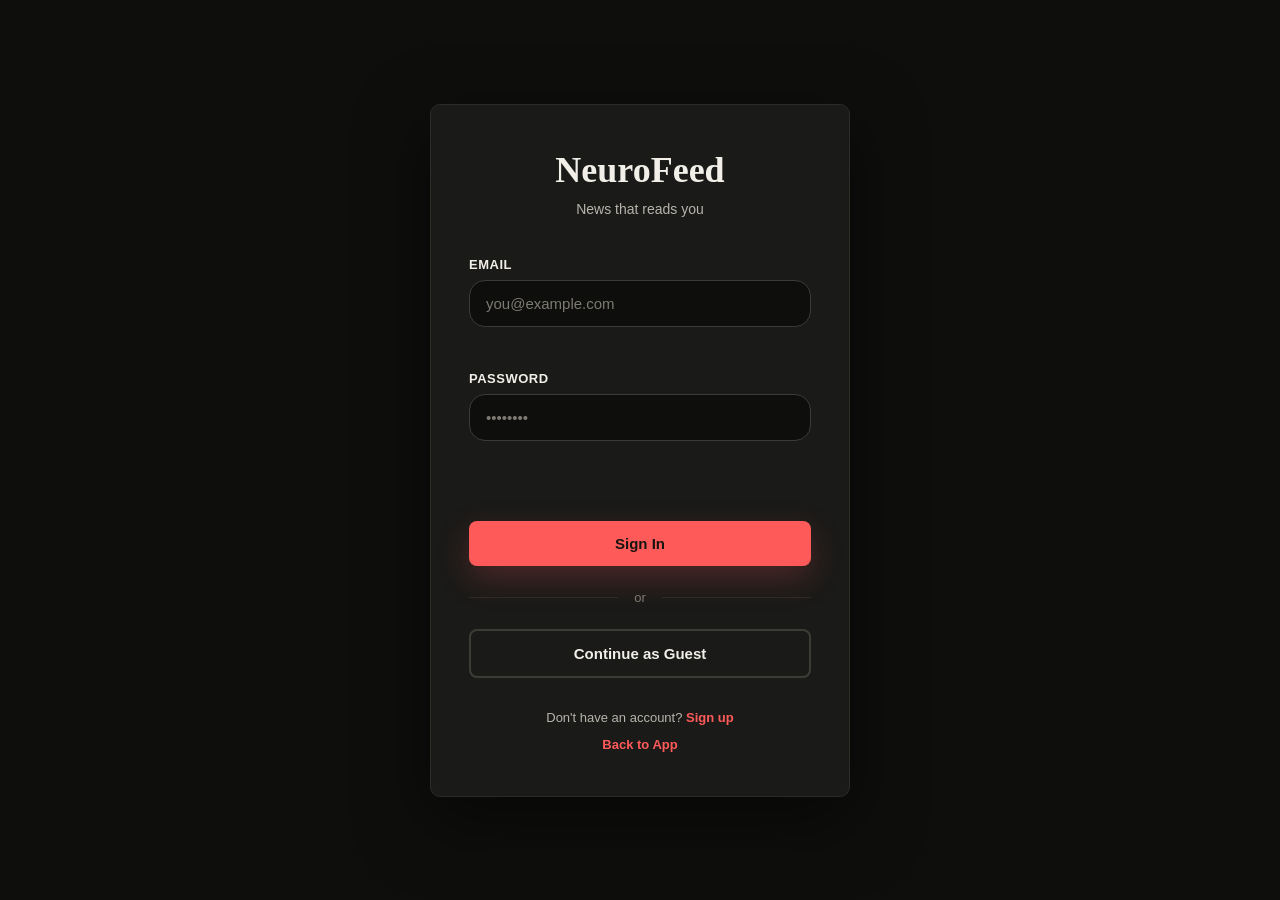
<file: final/frontend/index.html>
<!doctype html>
<html lang="en">
  <head>
    <meta charset="UTF-8" />
    <meta name="viewport" content="width=device-width, initial-scale=1.0" />
    <meta name="theme-color" content="#0e0e0d" />
    <title>NeuroFeed</title>
    <link rel="preconnect" href="https://fonts.googleapis.com" />
    <link rel="preconnect" href="https://fonts.gstatic.com" crossorigin />
    <link href="https://fonts.googleapis.com/css2?family=Source+Serif+4:opsz,wght@8..60,400;8..60,600;8..60,700;8..60,900&family=Source+Sans+3:wght@400;500;600;700&display=swap" rel="stylesheet" />
    <link rel="stylesheet" href="styles.css" />
  </head>
  <body>
    <div class="app-layout">
    <!-- SIDEBAR — category quick-links, only relevant once the feed is open -->
    <aside class="sidebar hidden" id="sidebar">
      <div class="sidebar-brand">NeuroFeed</div>
      <nav class="sidebar-nav" id="sidebarCategories"></nav>
    </aside>
    <main class="shell">

      <!-- ░░ ONBOARDING ░░ -->
      <section class="panel onboarding" id="onboarding">
        <div class="ob-hero">
          <p class="ob-kicker">NeuroFeed</p>
          <h1>News that reads <em>you</em>.</h1>
          <p class="lede">Your feed adapts after every article you read — shaped quietly by attention, mood, time of day and location.</p>
        </div>

        <form id="onboardForm" class="form">
          <div class="form-section-label">Identity</div>
          <label>
            User ID
            <input name="user_id" placeholder="Leave blank to auto-generate" list="userOptions" />
            <datalist id="userOptions"></datalist>
          </label>

          <div class="form-section-label">Interests</div>
          <div id="interestOptions" class="checkbox-grid"></div>

          <div class="form-section-label">Context</div>
          <div class="grid-2">
            <label>
              Mood
              <input name="mood" placeholder="focused, curious…" value="curious" />
            </label>
            <label>
              Minutes available
              <input name="time_available" type="number" value="12" min="1" max="120" />
            </label>
          </div>
          <div class="grid-2">
            <label>
              Time of day
              <select name="time_of_day">
                <option>morning</option>
                <option>afternoon</option>
                <option>evening</option>
                <option>late_night</option>
              </select>
            </label>
            <label>
              Location
              <input name="location" value="India" />
            </label>
          </div>

          <div class="form-section-label">Tuning</div>
          <label>
            Exploration preference
            <div class="slider-row">
              <span class="slider-lo">Focused</span>
              <input name="exploration_preference" type="range" min="0" max="1" step="0.05" value="0.25" />
              <span class="slider-hi">Exploratory</span>
            </div>
          </label>
          <label>
            Sample click category
            <input name="sample_click" placeholder="technology" value="technology" />
          </label>

          <button type="submit" class="btn-primary btn-lg">Open my feed →</button>
        </form>
      </section>

      <!-- ░░ FEED ░░ -->
      <section class="feed hidden" id="feed">

        <!-- MASTHEAD -->
        <header class="masthead">
          <div class="masthead-row">
            <span class="wordmark">NeuroFeed</span>
            <div class="user-menu" id="userMenu">
              <button class="btn-user" id="userMenuBtn" type="button">
                <span id="userEmail">User</span>
              </button>
              <div class="menu-dropdown" id="menuDropdown" style="display: none;">
                <a href="#" id="meLink" class="menu-item">Me</a>
                <a href="#" id="settingsLink" class="menu-item">Settings</a>
                <a href="#" id="logoutLink" class="menu-item">Logout</a>
              </div>
            </div>
          </div>
          <div class="masthead-rule"></div>
        </header>

        <!-- MOOD BAR — tunes recommendations to how the user feels right now -->
        <section class="mood-bar">
          <span class="mood-bar-label">Feeling</span>
          <div class="mood-chips" id="moodChips"></div>
          <span class="mood-tuned hidden" id="moodTuned"></span>
        </section>

        <!-- LIVE NEWS — real articles via NewsAPI.org, opens the original source -->
        <section class="live-news-section hidden" id="liveNewsSection">
          <div class="live-news-head">
            <span class="live-dot small"></span>
            <h2>Live News</h2>
          </div>
          <div class="live-news-row" id="liveNewsRow"></div>
        </section>

        <!-- TRENDING NOW -->
        <section class="trending-section hidden" id="trendingSection">
          <div class="trending-head">
            <h2>Trending Now</h2>
          </div>
          <div class="trending-row" id="trendingRow"></div>
        </section>

        <!-- HERO ARTICLE — immersive full-bleed card: headline/excerpt/stats
             overlaid on the image via a bottom scrim, actions in a solid
             footer strip below (buttons need real contrast, not a busy
             gradient background). -->
        <article class="hero-article" id="card">
          <div class="hero-visual" id="heroVisual">
            <div class="hero-scrim"></div>
            <span class="live-badge"><span class="live-dot"></span>LIVE</span>
            <span class="hero-cat-watermark" id="heroWatermark">News</span>

            <div class="hero-overlay">
              <span id="category" class="hero-badge">Category</span>
              <h1 id="headline">Ready when you are.</h1>

              <div class="byline-row">
                <span class="byline">NEUROFEED DESK</span>
                <span class="byline-sep">·</span>
                <span id="readTimer" class="byline-timer">just now</span>
              </div>

              <p id="abstract">Open your feed to get your first recommendation.</p>

              <div class="hero-stats" id="heroStats">
                <span class="hero-stat"><span class="hero-stat-icon">⏱</span><span id="statReadTime">– min read</span></span>
                <span class="hero-stat"><span class="hero-stat-icon">🎯</span><span id="statMatch">– match</span></span>
                <span class="hero-stat hero-stat-trending hidden" id="statTrending"><span class="hero-stat-icon">🔥</span>Trending</span>
              </div>
            </div>
          </div>

          <div class="hero-footer">
            <a id="url" href="#" target="_blank" rel="noreferrer" class="read-link hidden">Read full article ↗</a>

            <!-- Inline poll — appears after a while if attention drops -->
            <div id="pollPrompt" class="poll hidden">
              <p>Still with <strong>&ldquo;<span id="pollArticleName">this article</span>&rdquo;</strong>?</p>
              <div class="poll-btns">
                <button id="pollYes" class="btn-ghost">Yes</button>
                <button id="pollNo" class="btn-ghost">No</button>
              </div>
            </div>

            <div class="actions-row">
              <button id="skipBtn" class="action-link" title="Shortcut: D">Not interested <kbd>D</kbd></button>
              <span class="action-sep">·</span>
              <button id="likeBtn" class="action-link action-like" title="Shortcut: L">Useful <kbd>L</kbd></button>
              <span class="action-sep">·</span>
              <button id="nextBtn" class="action-link" title="Shortcut: N">Next article → <kbd>N</kbd></button>
            </div>
          </div>
        </article>

        <!-- LIVE UPDATES -->
        <section class="updates-section">
          <div class="updates-head">
            <span class="live-dot small"></span>
            <h2>Live Updates</h2>
          </div>
          <ol id="queueList" class="updates-list"></ol>
        </section>

      </section>

      <!-- Thin top-edge progress bar while a new batch of recommendations loads -->
      <div class="loading-bar" id="loadingBar"></div>

      <!-- Toasts (like/dislike confirmation, settings saved, errors) -->
      <div class="toast-stack" id="toastStack" role="status" aria-live="polite"></div>

      <!-- SETTINGS DRAWER -->
      <div class="settings-overlay hidden" id="settingsOverlay"></div>
      <aside class="settings-panel hidden" id="settingsPanel">
        <div class="settings-head">
          <h3>Settings</h3>
          <button class="settings-close" id="settingsClose" type="button" aria-label="Close settings">&times;</button>
        </div>
        <div class="settings-body">
          <div class="form-section-label">Interests</div>
          <div id="settingsInterestOptions" class="checkbox-grid"></div>

          <div class="form-section-label">Context</div>
          <label>
            Mood
            <input id="settingsMood" type="text" placeholder="curious, focused…" />
          </label>
          <label>
            Location
            <input id="settingsLocation" type="text" placeholder="India" />
          </label>

          <div class="form-section-label">Tuning</div>
          <label>
            Exploration preference
            <div class="slider-row">
              <span class="slider-lo">Focused</span>
              <input id="settingsExploration" type="range" min="0" max="1" step="0.05" value="0.25" />
              <span class="slider-hi">Exploratory</span>
            </div>
          </label>

          <div class="form-section-label">Privacy</div>
          <label class="toggle-row">
            <span>Attention tracking (camera)</span>
            <input id="settingsAttentionToggle" type="checkbox" class="toggle-input" />
          </label>
          <p class="settings-hint">Uses your webcam locally to gauge reading attention — nothing is recorded or uploaded, only a live score feeds your recommendations.</p>

          <button id="settingsSave" class="btn-primary btn-lg" type="button">Save settings</button>
        </div>
      </aside>

      <!-- ME PANEL — profile & stats, pulled from /user + /memory/summary -->
      <div class="settings-overlay hidden" id="meOverlay"></div>
      <aside class="settings-panel hidden" id="mePanel">
        <div class="settings-head">
          <h3>Me</h3>
          <button class="settings-close" id="meClose" type="button" aria-label="Close profile">&times;</button>
        </div>
        <div class="settings-body me-body" id="meBody">
          <p class="me-loading">Loading your profile…</p>
        </div>
      </aside>

    </main>
    </div>

    <script src="config.js"></script>
    <script src="app.js"></script>
  </body>
</html>
</file>
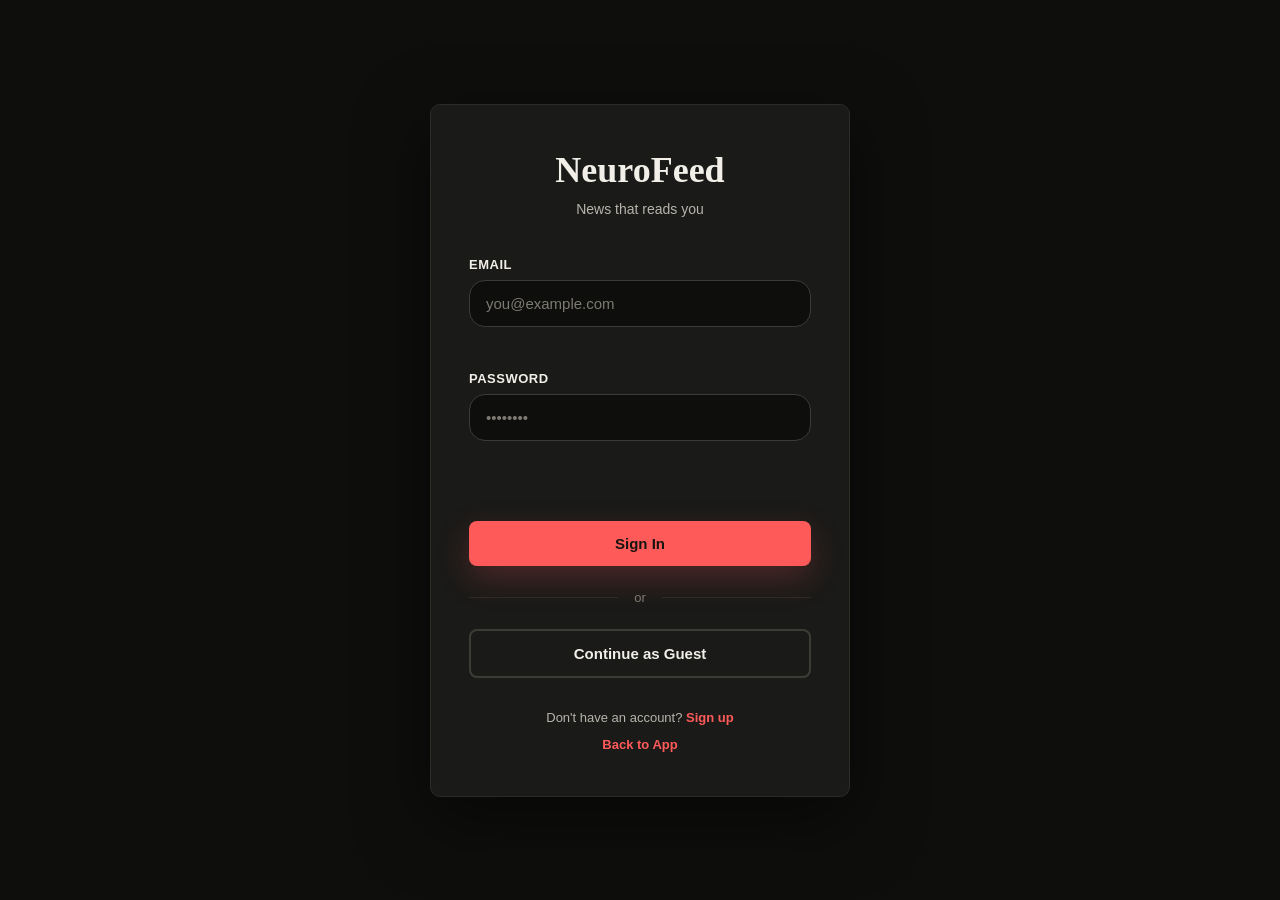
<file: final/frontend/login.html>
<!DOCTYPE html>
<html lang="en">
<head>
    <meta charset="UTF-8">
    <meta name="viewport" content="width=device-width, initial-scale=1.0">
    <meta name="theme-color" content="#0e0e0d">
    <title>Login - NeuroFeed</title>
    <link rel="stylesheet" href="auth.css">
</head>
<body>
    <div class="auth-container">
        <div class="auth-card">
            <!-- Logo/Title -->
            <div class="auth-header">
                <h1 class="logo">NeuroFeed</h1>
                <p class="tagline">News that reads you</p>
            </div>

            <!-- Login Form -->
            <form id="loginForm" class="auth-form">
                <div class="form-group">
                    <label for="email">Email</label>
                    <input 
                        type="email" 
                        id="email" 
                        name="email" 
                        placeholder="you@example.com"
                        required
                    >
                    <span class="error-message" id="emailError"></span>
                </div>

                <div class="form-group">
                    <label for="password">Password</label>
                    <input 
                        type="password" 
                        id="password" 
                        name="password" 
                        placeholder="••••••••"
                        required
                    >
                    <span class="error-message" id="passwordError"></span>
                </div>

                <!-- General Error Message -->
                <div class="error-message" id="generalError"></div>

                <!-- Loading State -->
                <button 
                    type="submit" 
                    id="loginBtn" 
                    class="btn btn-primary btn-large"
                >
                    <span class="btn-text">Sign In</span>
                    <span class="btn-loader"></span>
                </button>
            </form>

            <!-- Divider -->
            <div class="divider">
                <span>or</span>
            </div>

            <!-- Continue as Guest -->
            <button id="guestBtn" class="btn btn-secondary btn-large">
                Continue as Guest
            </button>

            <!-- Signup Link -->
            <div class="auth-footer">
                <p>Don't have an account? <a href="signup.html" class="link">Sign up</a></p>
                <p><a href="index.html" class="link">Back to App</a></p>
            </div>
        </div>

        <!-- Background Gradient -->
        <div class="gradient-bg"></div>
    </div>

    <script src="config.js"></script>
    <script src="auth.js"></script>
    <script src="login.js"></script>
</body>
</html>
</file>
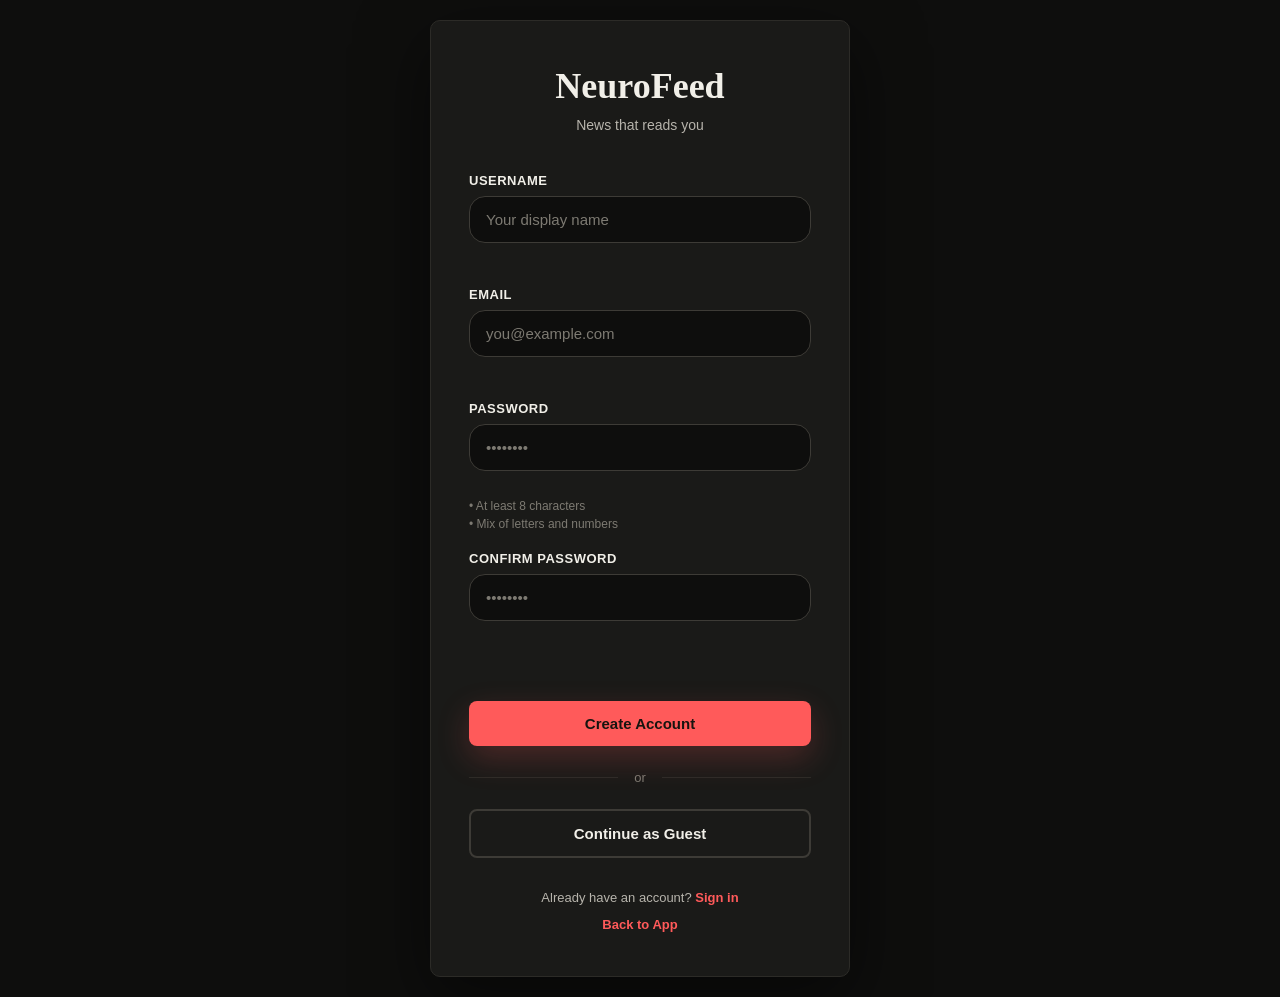
<file: final/frontend/signup.html>
<!DOCTYPE html>
<html lang="en">
<head>
    <meta charset="UTF-8">
    <meta name="viewport" content="width=device-width, initial-scale=1.0">
    <meta name="theme-color" content="#0e0e0d">
    <title>Sign Up - NeuroFeed</title>
    <link rel="stylesheet" href="auth.css">
</head>
<body>
    <div class="auth-container">
        <div class="auth-card">
            <!-- Logo/Title -->
            <div class="auth-header">
                <h1 class="logo">NeuroFeed</h1>
                <p class="tagline">News that reads you</p>
            </div>

            <!-- Signup Form -->
            <form id="signupForm" class="auth-form">
                <div class="form-group">
                    <label for="username">Username</label>
                    <input 
                        type="text" 
                        id="username" 
                        name="username" 
                        placeholder="Your display name"
                        required
                    >
                    <span class="error-message" id="usernameError"></span>
                </div>

                <div class="form-group">
                    <label for="email">Email</label>
                    <input 
                        type="email" 
                        id="email" 
                        name="email" 
                        placeholder="you@example.com"
                        required
                    >
                    <span class="error-message" id="emailError"></span>
                </div>

                <div class="form-group">
                    <label for="password">Password</label>
                    <input 
                        type="password" 
                        id="password" 
                        name="password" 
                        placeholder="••••••••"
                        required
                    >
                    <span class="error-message" id="passwordError"></span>
                    <div class="password-requirements">
                        <small>• At least 8 characters</small>
                        <small>• Mix of letters and numbers</small>
                    </div>
                </div>

                <div class="form-group">
                    <label for="confirmPassword">Confirm Password</label>
                    <input 
                        type="password" 
                        id="confirmPassword" 
                        name="confirmPassword" 
                        placeholder="••••••••"
                        required
                    >
                    <span class="error-message" id="confirmPasswordError"></span>
                </div>

                <!-- General Error Message -->
                <div class="error-message" id="generalError"></div>

                <!-- Loading State -->
                <button 
                    type="submit" 
                    id="signupBtn" 
                    class="btn btn-primary btn-large"
                >
                    <span class="btn-text">Create Account</span>
                    <span class="btn-loader"></span>
                </button>
            </form>

            <!-- Divider -->
            <div class="divider">
                <span>or</span>
            </div>

            <!-- Continue as Guest -->
            <button id="guestBtn" class="btn btn-secondary btn-large">
                Continue as Guest
            </button>

            <!-- Login Link -->
            <div class="auth-footer">
                <p>Already have an account? <a href="login.html" class="link">Sign in</a></p>
                <p><a href="index.html" class="link">Back to App</a></p>
            </div>
        </div>

        <!-- Background Gradient -->
        <div class="gradient-bg"></div>
    </div>

    <script src="config.js"></script>
    <script src="auth.js"></script>
    <script src="signup.js"></script>
</body>
</html>
</file>
<file: final/frontend/styles.css>
/* ── Variables ─────────────────────────────────────────────── */
/* Dark editorial theme — a broadsheet look, inverted: near-black page,
   warm off-white "ink" text, the same masthead red as an accent. --paper
   is the raised-surface color (cards, inputs, panels) one step lighter
   than --bg, so layering still reads even without the light theme's
   drop-shadow-heavy depth cues. */
:root {
  --bg:        #0e0e0d;
  --paper:     #1a1a18;
  --border:    #2c2b27;
  --border2:   #3d3b36;

  --red:       #ff5a5a;
  --red-dim:   #ff5a5a1f;

  --ink:       #f1efe8;
  --ink2:      #b7b4ac;
  --muted:     #7d7a72;

  /* Toasts are a floating dark chip regardless of theme (they used to
     piggyback on --ink for that in the light theme, but --ink is now
     itself light — this keeps toasts a fixed dark surface either way). */
  --toast-bg:  #232320;

  --r-sm: 4px;
  --r-md: 8px;

  --serif: 'Source Serif 4', Georgia, 'Times New Roman', serif;
  --sans:  'Source Sans 3', -apple-system, BlinkMacSystemFont, 'Segoe UI', sans-serif;
}

/* ── Reset ─────────────────────────────────────────────────── */
*, *::before, *::after { box-sizing: border-box; margin: 0; padding: 0; }

html { scroll-behavior: smooth; }

/* ── Keyboard focus ────────────────────────────────────────── */
/* :focus-visible (not :focus) so this only shows for keyboard/assistive
   navigation, not every mouse click — buttons/links have no custom focus
   style otherwise and would fall back to the browser's default blue ring,
   which works but clashes with the theme. Inputs/selects keep their own
   border-color focus treatment below. */
a:focus-visible, button:focus-visible, [tabindex]:focus-visible {
  outline: 2px solid var(--red);
  outline-offset: 2px;
}

body {
  min-height: 100vh;
  background: var(--bg);
  color: var(--ink);
  font-family: var(--sans);
  font-size: 15px;
  line-height: 1.6;
  -webkit-font-smoothing: antialiased;
}

.hidden { display: none !important; }

/* ── App layout (sidebar + shell) ────────────────────────────── */
.app-layout {
  display: flex;
  align-items: flex-start;
  gap: 28px;
  max-width: 1180px;
  margin: 0 auto;
  padding: 0 16px;
}

/* ── Sidebar ───────────────────────────────────────────────── */
.sidebar {
  width: 200px;
  flex-shrink: 0;
  position: sticky;
  top: 24px;
  margin-top: 28px;
  background: var(--paper);
  border: 1px solid var(--border);
  border-radius: var(--r-md);
  padding: 16px 12px;
  display: flex;
  flex-direction: column;
  gap: 3px;
  /* Depth: a raised panel, not a flat block sitting on the page. */
  box-shadow: 0 1px 0 rgba(255,255,255,0.03) inset, 0 10px 30px rgba(0,0,0,0.35);
}

.sidebar-brand {
  font-family: var(--serif);
  font-weight: 700;
  font-size: 1.05rem;
  color: var(--ink);
  padding: 2px 10px 14px;
  border-bottom: 1px solid var(--border);
  margin-bottom: 8px;
}

.sidebar-nav {
  display: flex;
  flex-direction: column;
  gap: 2px;
}

.sidebar-link {
  display: flex;
  align-items: center;
  gap: 9px;
  padding: 9px 10px;
  border-radius: var(--r-sm);
  color: var(--ink2);
  font-size: 0.85rem;
  font-weight: 600;
  text-transform: capitalize;
  cursor: pointer;
  border: none;
  background: transparent;
  text-align: left;
  font-family: inherit;
  transition: background 120ms, color 120ms, transform 120ms cubic-bezier(0.34, 1.56, 0.64, 1);
}
.sidebar-link:hover { background: var(--red-dim); color: var(--red); transform: translateX(2px); }
.sidebar-link:active { transform: translateX(2px) scale(0.97); }
.sidebar-link.active { background: var(--red); color: #17140f; box-shadow: 0 4px 14px -3px var(--red-dim); }

.sidebar-link-dot {
  width: 6px;
  height: 6px;
  border-radius: 50%;
  background: currentColor;
  opacity: 0.5;
  flex-shrink: 0;
}
.sidebar-link.active .sidebar-link-dot { opacity: 1; }

@media (max-width: 900px) {
  /* No room for a fixed side column below this width — the sidebar
     becomes a horizontal scrollable strip above the feed instead of
     disappearing outright, so category browsing isn't desktop-only. */
  .app-layout { display: block; padding: 0; }
  .sidebar {
    position: static;
    width: auto;
    margin: 0;
    border-radius: 0;
    border-width: 0 0 1px;
    box-shadow: none;
  }
  .sidebar-brand { display: none; } /* redundant with the masthead wordmark right below it */
  .sidebar-nav {
    flex-direction: row;
    overflow-x: auto;
    gap: 6px;
    padding: 2px 16px 12px;
    scroll-snap-type: x proximity;
  }
  .sidebar-link {
    flex: 0 0 auto;
    scroll-snap-align: start;
    border-radius: 100px;
    border: 1px solid var(--border2);
    padding: 6px 13px;
  }
  .sidebar-link:hover, .sidebar-link:active { transform: none; }
  .sidebar-link.active { border-color: var(--red); }
}

/* ── Shell ─────────────────────────────────────────────────── */
.shell {
  width: min(760px, calc(100% - 32px));
  margin: 0 auto;
  padding: 28px 0 80px;
}

/* ── ONBOARDING ────────────────────────────────────────────── */
.onboarding {
  display: flex;
  flex-direction: column;
  gap: 32px;
  padding-top: 24px;
}

.ob-kicker {
  font-family: var(--sans);
  font-size: 0.75rem;
  font-weight: 700;
  text-transform: uppercase;
  letter-spacing: 0.14em;
  color: var(--red);
  margin-bottom: 10px;
}

.ob-hero h1 {
  font-family: var(--serif);
  font-size: clamp(2rem, 6vw, 2.9rem);
  font-weight: 700;
  line-height: 1.12;
  color: var(--ink);
  letter-spacing: -0.01em;
}

.ob-hero h1 em { font-style: italic; color: var(--red); }

.lede {
  color: var(--ink2);
  font-family: var(--serif);
  font-size: 1.05rem;
  line-height: 1.6;
  max-width: 46ch;
  margin-top: 12px;
}

/* ── Form ──────────────────────────────────────────────────── */
.form {
  background: var(--paper);
  border: 1px solid var(--border);
  border-radius: var(--r-md);
  padding: 26px;
  display: flex;
  flex-direction: column;
  gap: 14px;
}

.form-section-label {
  font-size: 0.68rem;
  font-weight: 700;
  text-transform: uppercase;
  letter-spacing: 0.1em;
  color: var(--muted);
  padding-top: 8px;
  border-top: 1px solid var(--border);
  margin-top: 4px;
}

.form-section-label:first-child {
  border-top: none;
  margin-top: 0;
  padding-top: 0;
}

label {
  display: flex;
  flex-direction: column;
  gap: 6px;
  font-size: 0.82rem;
  font-weight: 600;
  color: var(--ink2);
}

input, select {
  width: 100%;
  /* One step darker than the surrounding .form's --paper — an inset
     look (vs. a raised one) reads better for text inputs in dark UIs. */
  background: var(--bg);
  border: 1px solid var(--border2);
  border-radius: var(--r-sm);
  padding: 10px 12px;
  color: var(--ink);
  font: inherit;
  font-size: 0.9rem;
  transition: border-color 160ms;
  outline: none;
}

input:focus, select:focus { border-color: var(--red); }
input::placeholder { color: var(--muted); }

.checkbox-grid {
  display: grid;
  grid-template-columns: repeat(2, 1fr);
  gap: 8px;
}

.checkbox-item {
  display: flex;
  align-items: center;
  gap: 8px;
  padding: 8px 11px;
  background: var(--bg);
  border: 1px solid var(--border2);
  border-radius: var(--r-sm);
  font-size: 0.85rem;
  color: var(--ink2);
  cursor: pointer;
  transition: border-color 140ms, color 140ms;
}

.checkbox-item:hover { border-color: var(--red); color: var(--ink); }
.checkbox-item input[type="checkbox"] { width: auto; accent-color: var(--red); }

.grid-2 { display: grid; grid-template-columns: repeat(2, 1fr); gap: 12px; }

.slider-row { display: flex; align-items: center; gap: 10px; }
.slider-lo, .slider-hi { font-size: 0.75rem; color: var(--muted); white-space: nowrap; }
input[type="range"] { flex: 1; accent-color: var(--red); padding: 0; height: 4px; }

/* ── Buttons ───────────────────────────────────────────────── */
button, .btn-primary {
  cursor: pointer;
  border: none;
  font: inherit;
  font-weight: 700;
  border-radius: var(--r-sm);
  transition: filter 120ms ease, transform 120ms cubic-bezier(0.34, 1.56, 0.64, 1);
}
button:hover { filter: brightness(1.08); }
button:active { filter: brightness(0.9); transform: scale(0.96); }

.btn-primary {
  background: var(--red);
  /* --red is tuned bright for text-on-dark-bg legibility elsewhere in
     this theme, which means white text on top of it as a *background*
     falls short of WCAG AA (~3:1) — near-black reads much better here. */
  color: #17140f;
  padding: 13px 22px;
  font-size: 0.92rem;
  font-weight: 700;
  border-radius: var(--r-sm);
  box-shadow: 0 8px 20px -4px var(--red-dim), 0 2px 4px rgba(0,0,0,0.3);
}
.btn-primary:hover { box-shadow: 0 10px 26px -4px var(--red-dim), 0 2px 6px rgba(0,0,0,0.35); }

.btn-lg { padding: 14px 24px; font-size: 0.98rem; }

.btn-ghost {
  background: var(--paper);
  border: 1px solid var(--border2);
  color: var(--ink2);
  padding: 7px 16px;
  font-size: 0.82rem;
}
.btn-ghost:hover { border-color: var(--red); color: var(--red); }

/* ── User Menu ─────────────────────────────────────────────── */
.user-menu { position: relative; display: flex; align-items: center; }

.btn-user {
  background: transparent;
  border: 1px solid var(--border2);
  color: var(--ink2);
  padding: 6px 14px;
  font-size: 0.78rem;
  font-weight: 600;
  border-radius: 100px;
  cursor: pointer;
}
.btn-user:hover { border-color: var(--red); color: var(--red); }

.menu-dropdown {
  position: absolute;
  top: 100%;
  right: 0;
  margin-top: 8px;
  background: var(--paper);
  border: 1px solid var(--border);
  border-radius: var(--r-sm);
  min-width: 140px;
  box-shadow: 0 8px 24px rgba(0,0,0,0.35);
  z-index: 100;
}

.menu-item {
  display: block;
  padding: 10px 16px;
  color: var(--ink2);
  text-decoration: none;
  font-size: 0.85rem;
}
.menu-item:hover { background: var(--paper); color: var(--red); }

/* ── FEED LAYOUT ───────────────────────────────────────────── */
.feed { display: flex; flex-direction: column; gap: 6px; }

/* ── Masthead ──────────────────────────────────────────────── */
.masthead-row {
  display: flex;
  align-items: center;
  justify-content: space-between;
  padding: 4px 0 14px;
}

.wordmark {
  font-family: var(--serif);
  font-weight: 700;
  font-size: 1.5rem;
  letter-spacing: -0.01em;
  color: var(--ink);
}

.masthead-rule {
  height: 3px;
  background: var(--ink);
  margin-bottom: 26px;
}
.masthead-rule::after { content: ""; }

/* ── Mood bar ──────────────────────────────────────────────── */
.mood-bar {
  display: flex;
  align-items: center;
  gap: 10px;
  margin-bottom: 22px;
  flex-wrap: wrap;
}

.mood-bar-label {
  font-size: 0.72rem;
  font-weight: 700;
  text-transform: uppercase;
  letter-spacing: 0.08em;
  color: var(--muted);
  flex-shrink: 0;
}

.mood-chips {
  display: flex;
  gap: 6px;
  flex-wrap: wrap;
}

.mood-chip {
  display: inline-flex;
  align-items: center;
  gap: 5px;
  background: transparent;
  border: 1px solid var(--border2);
  color: var(--ink2);
  padding: 5px 11px;
  font-size: 0.78rem;
  font-family: var(--sans);
  border-radius: 100px;
  cursor: pointer;
  transition: border-color 120ms ease, color 120ms ease, background 120ms ease,
              transform 120ms cubic-bezier(0.34, 1.56, 0.64, 1);
}
.mood-chip:hover { border-color: var(--red); color: var(--red); }
.mood-chip.active {
  background: var(--red);
  border-color: var(--red);
  color: #17140f;
  box-shadow: 0 4px 14px -3px var(--red-dim);
}

.mood-tuned {
  font-size: 0.76rem;
  color: var(--muted);
  font-style: italic;
}

/* ── Hero article ──────────────────────────────────────────── */
.hero-article {
  display: flex;
  flex-direction: column;
  animation: card-in 260ms ease;
  /* One unified card: image, headline and content all inside a single
     bordered surface, instead of the visual floating separately above
     loose text. overflow:hidden clips hero-visual's square top corners
     into this card's rounded ones. */
  background: var(--paper);
  border: 1px solid var(--border);
  border-radius: var(--r-md);
  overflow: hidden;
  /* Layered shadow (tight+dark close in, soft+wide further out) reads as
     real elevation off the page, not just a flat bordered box. */
  box-shadow: 0 1px 2px rgba(0,0,0,0.3), 0 20px 45px -10px rgba(0,0,0,0.55);
}

/* Solid footer strip below the image for the action buttons — buttons
   need real contrast against a flat surface, not a busy image/gradient
   background, so these stay off the overlay entirely. */
.hero-footer {
  display: flex;
  flex-direction: column;
  gap: 14px;
  padding: 18px 20px 20px;
}

@keyframes card-in {
  from { opacity: 0; transform: translateY(8px); }
  to   { opacity: 1; transform: translateY(0); }
}

.hero-visual {
  position: relative;
  /* No border-radius of its own — it's flush against the top of
     .hero-article, which clips it via overflow:hidden instead. */
  min-height: 460px;
  display: flex;
  flex-direction: column;
  justify-content: flex-end;
  overflow: hidden;
  background: linear-gradient(135deg, var(--hc1, #2a2a2a), var(--hc2, #4a4a4a));
  /* Mouse-tracked 3D tilt (see app.js::initHeroTilt) — this element only,
     not the outer .hero-article, so it never fights that card's own
     slide-transition transform when a card change happens mid-hover. */
  transition: transform 400ms cubic-bezier(0.22, 1, 0.36, 1);
  will-change: transform;
}

/* Bottom-anchored scrim so the overlaid headline/excerpt/stats stay
   readable over any category gradient — dark and near-opaque low, fading
   to fully transparent by the upper third so the image still reads. */
.hero-scrim {
  position: absolute;
  inset: 0;
  z-index: 1;
  pointer-events: none;
  background: linear-gradient(
    to top,
    rgba(8, 7, 6, 0.95) 0%,
    rgba(8, 7, 6, 0.78) 32%,
    rgba(8, 7, 6, 0.25) 65%,
    rgba(8, 7, 6, 0) 100%
  );
}

.hero-overlay {
  position: relative;
  z-index: 2;
  display: flex;
  flex-direction: column;
  gap: 10px;
  padding: 20px;
}

.hero-cat-watermark {
  position: absolute;
  top: 14px;
  right: 18px;
  z-index: 0;
  font-family: var(--serif);
  font-weight: 700;
  font-size: 3.4rem;
  color: rgba(255,255,255,0.12);
  text-transform: capitalize;
  line-height: 1;
  pointer-events: none;
  max-width: 70%;
  text-align: right;
}

.live-badge {
  /* Absolute, not flex-flow — .hero-visual is justify-content:flex-end
     (it packs its flex children at the bottom for the overlay), so a
     normal-flow badge would get pulled down and sit right above the
     overlay instead of floating at the top of the card like it should. */
  position: absolute;
  top: 16px;
  left: 16px;
  z-index: 2;
  display: inline-flex;
  align-items: center;
  gap: 6px;
  background: var(--red);
  color: #17140f;
  font-size: 0.72rem;
  font-weight: 800;
  letter-spacing: 0.06em;
  padding: 4px 10px 4px 8px;
  border-radius: 3px;
}

.live-dot {
  width: 6px;
  height: 6px;
  border-radius: 50%;
  background: #fff;
  animation: pulse-dot 1.4s ease infinite;
}

.live-dot.small { width: 8px; height: 8px; background: var(--red); animation: pulse-dot 1.4s ease infinite; }

@keyframes pulse-dot { 0%, 100% { opacity: 1; } 50% { opacity: 0.35; } }

.hero-badge {
  display: inline-block;
  font-size: 0.72rem;
  font-weight: 800;
  text-transform: uppercase;
  letter-spacing: 0.06em;
  color: #17140f;
  background: var(--red);
  padding: 4px 12px;
  border-radius: 100px;
  width: fit-content;
}

.hero-stats {
  display: flex;
  flex-wrap: wrap;
  gap: 16px;
  margin-top: 2px;
}

.hero-stat {
  display: inline-flex;
  align-items: center;
  gap: 6px;
  font-size: 0.8rem;
  font-weight: 600;
  color: var(--ink2);
}

.hero-stat-icon { font-size: 0.9rem; line-height: 1; }

.hero-stat-trending { color: var(--red); }

#headline {
  font-family: var(--serif);
  font-size: clamp(1.6rem, 4.2vw, 2.35rem);
  font-weight: 700;
  line-height: 1.14;
  letter-spacing: -0.01em;
  color: var(--ink);
}

.byline-row {
  display: flex;
  align-items: center;
  gap: 8px;
  font-size: 0.74rem;
  color: var(--muted);
}

.byline { font-weight: 700; letter-spacing: 0.04em; color: var(--ink2); }
.byline-sep { color: var(--border2); }

#abstract {
  color: var(--ink2);
  font-family: var(--serif);
  line-height: 1.7;
  font-size: 1.02rem;
}

.read-link {
  color: var(--red);
  font-weight: 600;
  font-size: 0.85rem;
  text-decoration: none;
  width: fit-content;
}
.read-link:hover { text-decoration: underline; }

/* ── Actions row ───────────────────────────────────────────── */
.actions-row {
  display: flex;
  align-items: center;
  gap: 10px;
  padding-top: 6px;
  border-top: 1px solid var(--border);
  margin-top: 6px;
}

.action-link {
  background: none;
  border: none;
  padding: 10px 2px;
  font-family: var(--sans);
  font-size: 0.85rem;
  font-weight: 700;
  color: var(--ink2);
}
.action-link:hover { color: var(--red); filter: none; }
.action-like { color: var(--red); }
.action-sep { color: var(--border2); }

.action-link kbd {
  display: inline-block;
  margin-left: 4px;
  font-family: var(--sans);
  font-size: 0.66rem;
  font-weight: 700;
  color: var(--muted);
  border: 1px solid var(--border2);
  border-radius: 3px;
  padding: 1px 5px;
  vertical-align: middle;
}
.action-link:hover kbd { color: var(--red); border-color: var(--red); }

/* ── Poll (inline, understated) ───────────────────────────── */
.poll {
  background: var(--paper);
  border: 1px solid var(--border);
  border-left: 3px solid var(--red);
  border-radius: var(--r-sm);
  padding: 12px 16px;
  display: flex;
  align-items: center;
  justify-content: space-between;
  gap: 14px;
  flex-wrap: wrap;
}

.poll p { color: var(--ink2); font-size: 0.88rem; margin: 0; }
.poll-btns { display: flex; gap: 8px; }

/* ── Live Updates ──────────────────────────────────────────── */
.updates-section {
  margin-top: 30px;
  padding-top: 18px;
  border-top: 3px solid var(--ink);
}

.updates-head {
  display: flex;
  align-items: center;
  gap: 8px;
  margin-bottom: 4px;
}

.updates-head h2 {
  font-family: var(--serif);
  font-size: 1.15rem;
  font-weight: 700;
  color: var(--red);
}

.updates-list {
  list-style: none;
  padding-left: 0;
}

.updates-list li {
  display: flex;
  gap: 10px;
  padding: 14px 0;
  border-top: 1px solid var(--border);
  cursor: pointer;
  transition: background 120ms, transform 120ms cubic-bezier(0.34, 1.56, 0.64, 1);
}

.updates-list li:hover { background: var(--red-dim); }
.updates-list li:active { transform: scale(0.985); }

.updates-list li.active .update-headline { color: var(--red); }

.update-cat {
  flex-shrink: 0;
  font-size: 0.68rem;
  font-weight: 700;
  text-transform: uppercase;
  letter-spacing: 0.05em;
  color: var(--muted);
  width: 84px;
  padding-top: 2px;
}

.update-headline {
  font-size: 0.92rem;
  font-weight: 600;
  color: var(--ink);
  line-height: 1.4;
}

/* ── Card transition (slide out old / slide in new) ─────────── */
.hero-article {
  transition: opacity 280ms cubic-bezier(0.22, 1, 0.36, 1),
              transform 280ms cubic-bezier(0.22, 1, 0.36, 1);
}
.hero-article.card-slide-out {
  opacity: 0;
  transform: translateX(-48px) scale(0.97);
}
.hero-article.card-slide-in {
  opacity: 0;
  transform: translateX(48px) scale(0.97);
  transition: none;
}

/* A brief red glow around the hero visual when a new card lands — a
   clear "something just changed" cue, whether the change came from a
   manual click or an automatic attention-driven skip. */
.hero-visual.card-flash {
  animation: hero-flash 650ms ease-out;
}
@keyframes hero-flash {
  0%   { box-shadow: 0 0 0 3px var(--red), 0 0 28px 4px var(--red-dim); }
  100% { box-shadow: 0 0 0 3px transparent, 0 0 28px 4px transparent; }
}

/* ── Trending Now ──────────────────────────────────────────── */
.trending-section {
  margin-bottom: 22px;
}

.trending-head {
  margin-bottom: 10px;
}

.trending-head h2 {
  font-family: var(--serif);
  font-size: 0.95rem;
  font-weight: 700;
  text-transform: uppercase;
  letter-spacing: 0.08em;
  color: var(--ink2);
}

.trending-row {
  display: flex;
  gap: 12px;
  overflow-x: auto;
  padding-bottom: 4px;
  scroll-snap-type: x proximity;
}

.trending-card {
  flex: 0 0 auto;
  scroll-snap-align: start;
  width: 200px;
  background: var(--paper);
  border: 1px solid var(--border);
  border-radius: var(--r-sm);
  padding: 12px 14px;
  display: flex;
  flex-direction: column;
  gap: 6px;
  cursor: pointer;
  text-decoration: none;
  color: inherit;
  transition: border-color 140ms, transform 140ms, box-shadow 140ms;
}

.trending-card:hover {
  border-color: var(--red);
  transform: translateY(-4px);
  box-shadow: 0 14px 28px -8px rgba(0,0,0,0.5);
}
.trending-card:active { transform: translateY(-2px) scale(0.97); }

.trending-card-cat {
  font-size: 0.64rem;
  font-weight: 700;
  text-transform: uppercase;
  letter-spacing: 0.06em;
  color: var(--red);
}

.trending-card-headline {
  font-size: 0.82rem;
  font-weight: 600;
  line-height: 1.35;
  color: var(--ink);
  display: -webkit-box;
  -webkit-line-clamp: 3;
  -webkit-box-orient: vertical;
  overflow: hidden;
}

/* ── Live News (real articles via NewsAPI.org, live_news.py) ────── */
.live-news-section { margin-bottom: 22px; }

.live-news-head {
  display: flex;
  align-items: center;
  gap: 8px;
  margin-bottom: 10px;
}

.live-news-head h2 {
  font-family: var(--serif);
  font-size: 0.95rem;
  font-weight: 700;
  text-transform: uppercase;
  letter-spacing: 0.08em;
  color: var(--ink2);
}

.live-news-row {
  display: flex;
  gap: 12px;
  overflow-x: auto;
  padding-bottom: 4px;
  scroll-snap-type: x proximity;
}

.live-news-card {
  flex: 0 0 auto;
  scroll-snap-align: start;
  width: 220px;
  background: var(--paper);
  border: 1px solid var(--border);
  border-radius: var(--r-sm);
  overflow: hidden;
  display: flex;
  flex-direction: column;
  text-decoration: none;
  color: inherit;
  transition: border-color 140ms, transform 140ms, box-shadow 140ms;
}
.live-news-card:hover {
  border-color: var(--red);
  transform: translateY(-4px);
  box-shadow: 0 14px 28px -8px rgba(0,0,0,0.5);
}
.live-news-card:active { transform: translateY(-2px) scale(0.97); }

.live-news-img {
  width: 100%;
  height: 110px;
  object-fit: cover;
  background: var(--border);
  display: block;
}

.live-news-body {
  padding: 10px 12px 12px;
  display: flex;
  flex-direction: column;
  gap: 5px;
}

.live-news-source {
  font-size: 0.64rem;
  font-weight: 700;
  text-transform: uppercase;
  letter-spacing: 0.06em;
  color: var(--red);
}

.live-news-headline {
  font-size: 0.82rem;
  font-weight: 600;
  line-height: 1.35;
  color: var(--ink);
  display: -webkit-box;
  -webkit-line-clamp: 3;
  -webkit-box-orient: vertical;
  overflow: hidden;
}

/* ── Loading bar ───────────────────────────────────────────── */
.loading-bar {
  position: fixed;
  top: 0;
  left: 0;
  height: 3px;
  width: 0%;
  background: var(--red);
  z-index: 1000;
  opacity: 0;
  transition: width 320ms ease, opacity 200ms ease;
}

.loading-bar.active {
  width: 70%;
  opacity: 1;
}

.loading-bar.done {
  width: 100%;
  opacity: 0;
}

/* ── Toasts ────────────────────────────────────────────────── */
.toast-stack {
  position: fixed;
  bottom: 20px;
  right: 20px;
  display: flex;
  flex-direction: column;
  gap: 8px;
  z-index: 1000;
  max-width: min(320px, calc(100vw - 40px));
}

.toast {
  background: var(--toast-bg);
  color: #fff;
  padding: 12px 16px;
  border-radius: var(--r-sm);
  font-size: 0.85rem;
  font-weight: 600;
  box-shadow: 0 8px 24px rgba(0,0,0,0.4);
  animation: toast-in 220ms ease;
  border-left: 3px solid var(--red);
}

.toast.toast-success { border-left-color: #2f9e5c; }
.toast.toast-error { border-left-color: #d94a4a; }

.toast.toast-out {
  animation: toast-out 200ms ease forwards;
}

/* A repeat of the same message bumps this instead of stacking a
   duplicate toast — a brief scale pulse instead of showing the same
   text twice. */
.toast.toast-flash {
  animation: toast-flash 260ms ease;
}
@keyframes toast-flash {
  0%   { transform: scale(1); }
  40%  { transform: scale(1.035); }
  100% { transform: scale(1); }
}

@keyframes toast-in {
  from { opacity: 0; transform: translateY(8px); }
  to   { opacity: 1; transform: translateY(0); }
}

@keyframes toast-out {
  from { opacity: 1; transform: translateY(0); }
  to   { opacity: 0; transform: translateY(8px); }
}

/* ── Settings drawer ───────────────────────────────────────── */
.settings-overlay {
  position: fixed;
  inset: 0;
  background: rgba(0, 0, 0, 0.6);
  z-index: 900;
  animation: overlay-in 180ms ease;
}

@keyframes overlay-in {
  from { opacity: 0; }
  to   { opacity: 1; }
}

.settings-panel {
  position: fixed;
  top: 0;
  right: 0;
  bottom: 0;
  width: min(380px, 100vw);
  background: var(--paper);
  border-left: 1px solid var(--border);
  z-index: 901;
  display: flex;
  flex-direction: column;
  box-shadow: -12px 0 40px rgba(0,0,0,0.5);
  animation: panel-in 220ms ease;
}

@keyframes panel-in {
  from { transform: translateX(100%); }
  to   { transform: translateX(0); }
}

.settings-head {
  display: flex;
  align-items: center;
  justify-content: space-between;
  padding: 18px 20px;
  border-bottom: 1px solid var(--border);
}

.settings-head h3 {
  font-family: var(--serif);
  font-size: 1.2rem;
  font-weight: 700;
}

.settings-close {
  background: none;
  border: none;
  font-size: 1.4rem;
  line-height: 1;
  color: var(--muted);
  padding: 4px 8px;
}
.settings-close:hover { color: var(--red); }

.settings-body {
  padding: 20px;
  display: flex;
  flex-direction: column;
  gap: 14px;
  overflow-y: auto;
}

.settings-hint {
  font-size: 0.76rem;
  color: var(--muted);
  line-height: 1.5;
  margin-top: -6px;
}

/* ── Me panel ──────────────────────────────────────────────── */
.me-body {
  display: flex;
  flex-direction: column;
  gap: 14px;
}

.me-loading { color: var(--muted); font-size: 0.88rem; }

.me-header {
  display: flex;
  flex-direction: column;
  gap: 4px;
  padding-bottom: 14px;
  border-bottom: 1px solid var(--border);
}

.me-id {
  font-family: var(--serif);
  font-weight: 700;
  font-size: 1.3rem;
  color: var(--ink);
}

.me-meta {
  font-size: 0.82rem;
  color: var(--ink2);
  text-transform: capitalize;
}

.me-stats {
  display: grid;
  grid-template-columns: repeat(3, 1fr);
  gap: 10px;
}

.me-stat {
  display: flex;
  flex-direction: column;
  align-items: center;
  gap: 2px;
  background: var(--bg);
  border: 1px solid var(--border);
  border-radius: var(--r-sm);
  padding: 14px 6px;
  text-align: center;
}

.me-stat-value {
  font-family: var(--serif);
  font-weight: 700;
  font-size: 1.3rem;
  color: var(--red);
}

.me-stat-label {
  font-size: 0.68rem;
  text-transform: uppercase;
  letter-spacing: 0.05em;
  color: var(--muted);
}

.me-chip-row { display: flex; flex-wrap: wrap; gap: 6px; }

.me-chip {
  padding: 5px 11px;
  border-radius: 100px;
  border: 1px solid var(--border2);
  font-size: 0.78rem;
  font-weight: 600;
  color: var(--ink2);
  text-transform: capitalize;
  background: var(--bg);
}
.me-chip-rising { border-color: #2f9e5c; color: #4fc27c; }
.me-chip-fading { border-color: var(--border2); color: var(--muted); }

.me-empty { font-size: 0.82rem; color: var(--muted); font-style: italic; }

.me-related { display: flex; flex-direction: column; gap: 8px; }

.me-related-row {
  display: flex;
  align-items: baseline;
  gap: 8px;
  font-size: 0.82rem;
}
.me-related-from { font-weight: 700; color: var(--ink); text-transform: capitalize; }
.me-related-arrow { color: var(--red); }
.me-related-to { color: var(--ink2); text-transform: capitalize; }

.me-since {
  font-size: 0.76rem;
  color: var(--muted);
  padding-top: 6px;
  border-top: 1px solid var(--border);
}

.toggle-row {
  flex-direction: row !important;
  align-items: center;
  justify-content: space-between;
  gap: 12px;
}

.toggle-input {
  appearance: none;
  width: 38px;
  height: 22px;
  border-radius: 100px;
  background: var(--border2);
  position: relative;
  cursor: pointer;
  flex-shrink: 0;
  transition: background 160ms;
}

.toggle-input::after {
  content: "";
  position: absolute;
  top: 2px;
  left: 2px;
  width: 18px;
  height: 18px;
  border-radius: 50%;
  background: #fff;
  transition: transform 160ms;
  box-shadow: 0 1px 3px rgba(0,0,0,0.3);
}

.toggle-input:checked {
  background: var(--red);
}
.toggle-input:checked::after {
  transform: translateX(16px);
}

/* ── Scrollbar ─────────────────────────────────────────────── */
::-webkit-scrollbar { width: 8px; }
::-webkit-scrollbar-track { background: var(--bg); }
::-webkit-scrollbar-thumb { background: var(--border2); border-radius: 4px; }

/* ── Responsive ────────────────────────────────────────────── */
@media (max-width: 540px) {
  .grid-2 { grid-template-columns: 1fr; }
  .checkbox-grid { grid-template-columns: 1fr; }
  .update-cat { width: 64px; }
  .trending-card { width: 160px; }
  .live-news-card { width: 160px; }
  .settings-panel { width: 100vw; }
  /* Immersive full-bleed hero looks great at 460px on desktop; on a phone
     that's a lot of scroll before reaching the actions row. */
  .hero-visual { min-height: 380px; }
}
</file>
<file: final/frontend/auth.css>
/* ─────────────────────────────────────────────────────────────────── */
/* AUTHENTICATION PAGES - SHARED STYLES                                */
/* ─────────────────────────────────────────────────────────────────── */

* {
    margin: 0;
    padding: 0;
    box-sizing: border-box;
}

body {
    font-family: -apple-system, BlinkMacSystemFont, 'Segoe UI', 'Roboto', 'Oxygen',
        'Ubuntu', 'Cantarell', 'Fira Sans', 'Droid Sans', 'Helvetica Neue',
        sans-serif;
    -webkit-font-smoothing: antialiased;
    -moz-osx-font-smoothing: grayscale;
    background: #0e0e0d;
    min-height: 100vh;
    display: flex;
    align-items: center;
    justify-content: center;
    padding: 20px;
}

/* ─── Container ─────────────────────────────────────────────────── */

.auth-container {
    position: relative;
    width: 100%;
    max-width: 420px;
    z-index: 10;
}

.gradient-bg {
    position: fixed;
    top: 0;
    left: 0;
    right: 0;
    bottom: 0;
    background: #0e0e0d;
    z-index: -1;
}

/* ─── Card ──────────────────────────────────────────────────────── */

.auth-card {
    background: #1a1a18;
    border: 1px solid #2c2b27;
    border-radius: 10px;
    padding: 44px 38px;
    box-shadow: 0 22px 70px rgba(0, 0, 0, 0.5);
    animation: slideUp 0.6s ease-out;
}

@keyframes slideUp {
    from {
        opacity: 0;
        transform: translateY(30px);
    }
    to {
        opacity: 1;
        transform: translateY(0);
    }
}

/* ─── Header ────────────────────────────────────────────────────── */

.auth-header {
    text-align: center;
    margin-bottom: 40px;
}

.logo {
    font-family: 'Source Serif 4', Georgia, 'Times New Roman', serif;
    font-size: 36px;
    font-weight: 700;
    color: #f1efe8;
    margin-bottom: 10px;
}

.tagline {
    font-size: 14px;
    color: #b7b4ac;
    font-weight: 500;
}

/* ─── Form ──────────────────────────────────────────────────────── */

.auth-form {
    display: flex;
    flex-direction: column;
    gap: 20px;
}

.form-group {
    display: flex;
    flex-direction: column;
    gap: 8px;
}

.form-group label {
    font-size: 13px;
    font-weight: 600;
    color: #f1efe8;
    text-transform: uppercase;
    letter-spacing: 0.5px;
}

.form-group input {
    padding: 14px 16px;
    border: 1px solid #3d3b36;
    border-radius: 16px;
    font-size: 15px;
    font-family: inherit;
    transition: border-color 0.3s ease, box-shadow 0.3s ease;
    background-color: #0e0e0d;
    color: #f1efe8;
}

.form-group input:focus {
    outline: none;
    border-color: #ff5a5a;
    background-color: #161615;
    box-shadow: 0 0 0 3px rgba(255, 90, 90, 0.15);
}

.form-group input::placeholder {
    color: #7d7a72;
}

.password-requirements {
    display: flex;
    flex-direction: column;
    gap: 4px;
    margin-top: -4px;
}

.password-requirements small {
    font-size: 12px;
    color: #7d7a72;
}

/* ─── Error Messages ────────────────────────────────────────────── */

.error-message {
    font-size: 12px;
    color: #e74c3c;
    font-weight: 500;
    min-height: 16px;
}

/* ─── Buttons ────────────────────────────────────────────────────── */

.btn {
    padding: 12px 24px;
    border: none;
    border-radius: 8px;
    font-size: 14px;
    font-weight: 600;
    cursor: pointer;
    transition: all 0.3s ease;
    display: flex;
    align-items: center;
    justify-content: center;
    gap: 8px;
    position: relative;
    text-decoration: none;
    text-align: center;
}

.btn-large {
    width: 100%;
    padding: 14px 24px;
    font-size: 15px;
}

.btn-primary {
    background: #ff5a5a;
    color: #17140f;
    box-shadow: 0 12px 32px rgba(255, 90, 90, 0.22);
}

.btn-primary:hover:not(:disabled) {
    transform: translateY(-2px);
    box-shadow: 0 18px 38px rgba(255, 90, 90, 0.3);
}

.btn-primary:active:not(:disabled) {
    transform: translateY(0);
}

.btn-secondary {
    background-color: #1a1a18;
    color: #f1efe8;
    border: 2px solid #3d3b36;
}

.btn-secondary:hover:not(:disabled) {
    background-color: #232320;
    border-color: #4a4842;
}

.btn:disabled {
    opacity: 0.7;
    cursor: not-allowed;
}

/* ─── Loading State ────────────────────────────────────────────── */

.btn-loader {
    display: none;
    width: 16px;
    height: 16px;
    border: 2px solid rgba(255, 255, 255, 0.3);
    border-top-color: white;
    border-radius: 50%;
    animation: spin 0.8s linear infinite;
}

.btn.loading .btn-loader {
    display: block;
}

.btn.loading .btn-text {
    visibility: hidden;
    width: 0;
    margin: 0;
}

@keyframes spin {
    to {
        transform: rotate(360deg);
    }
}

/* ─── Divider ────────────────────────────────────────────────────── */

.divider {
    display: flex;
    align-items: center;
    gap: 16px;
    margin: 24px 0;
    color: #7d7a72;
}

.divider::before,
.divider::after {
    content: '';
    flex: 1;
    height: 1px;
    background-color: #2c2b27;
}

.divider span {
    font-size: 13px;
    color: #7d7a72;
    font-weight: 500;
}

/* ─── Footer ────────────────────────────────────────────────────── */

.auth-footer {
    text-align: center;
    margin-top: 32px;
    display: flex;
    flex-direction: column;
    gap: 12px;
}

.auth-footer p {
    font-size: 13px;
    color: #b7b4ac;
}

.link {
    color: #ff5a5a;
    text-decoration: none;
    font-weight: 600;
    transition: all 0.3s ease;
}

.link:hover {
    color: #ff8080;
    text-decoration: underline;
}

/* ─── Responsive Design ────────────────────────────────────────── */

@media (max-width: 480px) {
    .auth-card {
        padding: 32px 24px;
    }

    .auth-header {
        margin-bottom: 32px;
    }

    .logo {
        font-size: 28px;
    }

    .auth-form {
        gap: 16px;
    }

    .form-group input {
        padding: 10px 14px;
        font-size: 16px;
    }

    .btn-large {
        padding: 12px 20px;
        font-size: 14px;
    }
}
</file>
